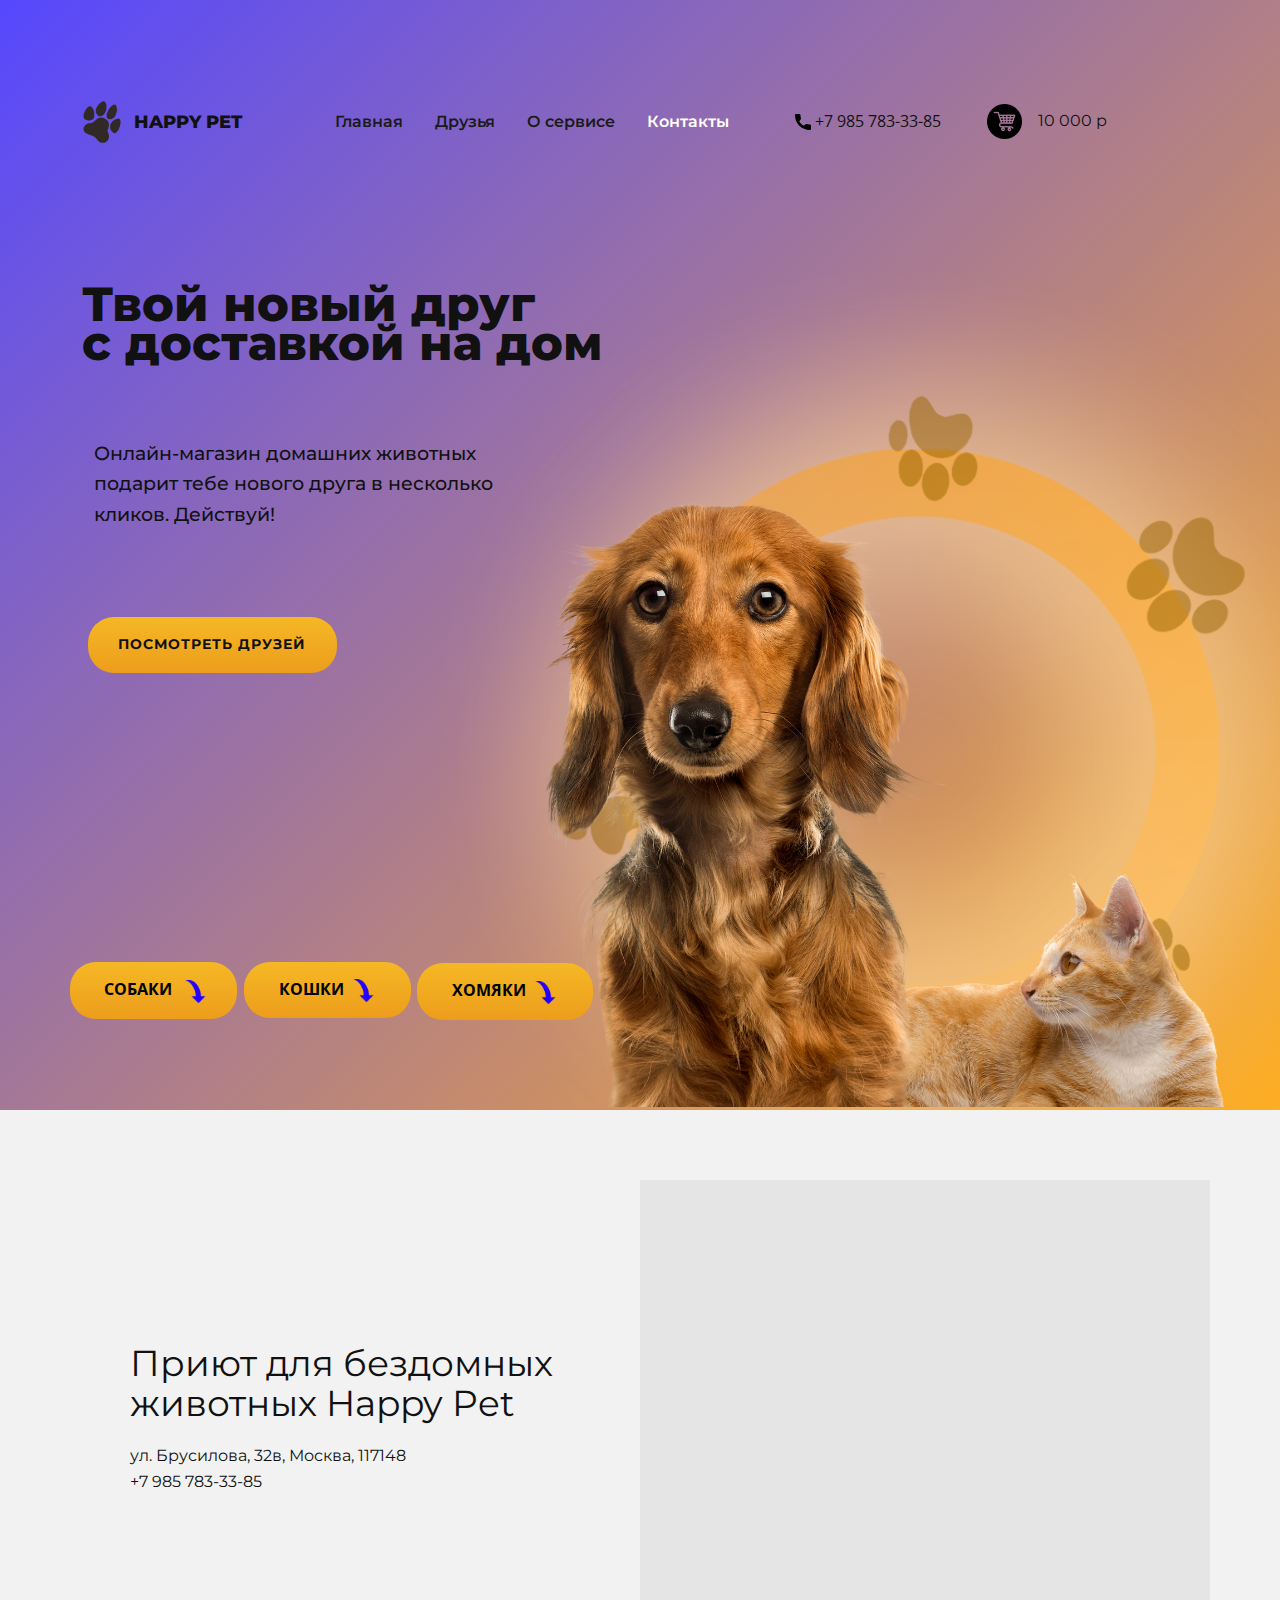
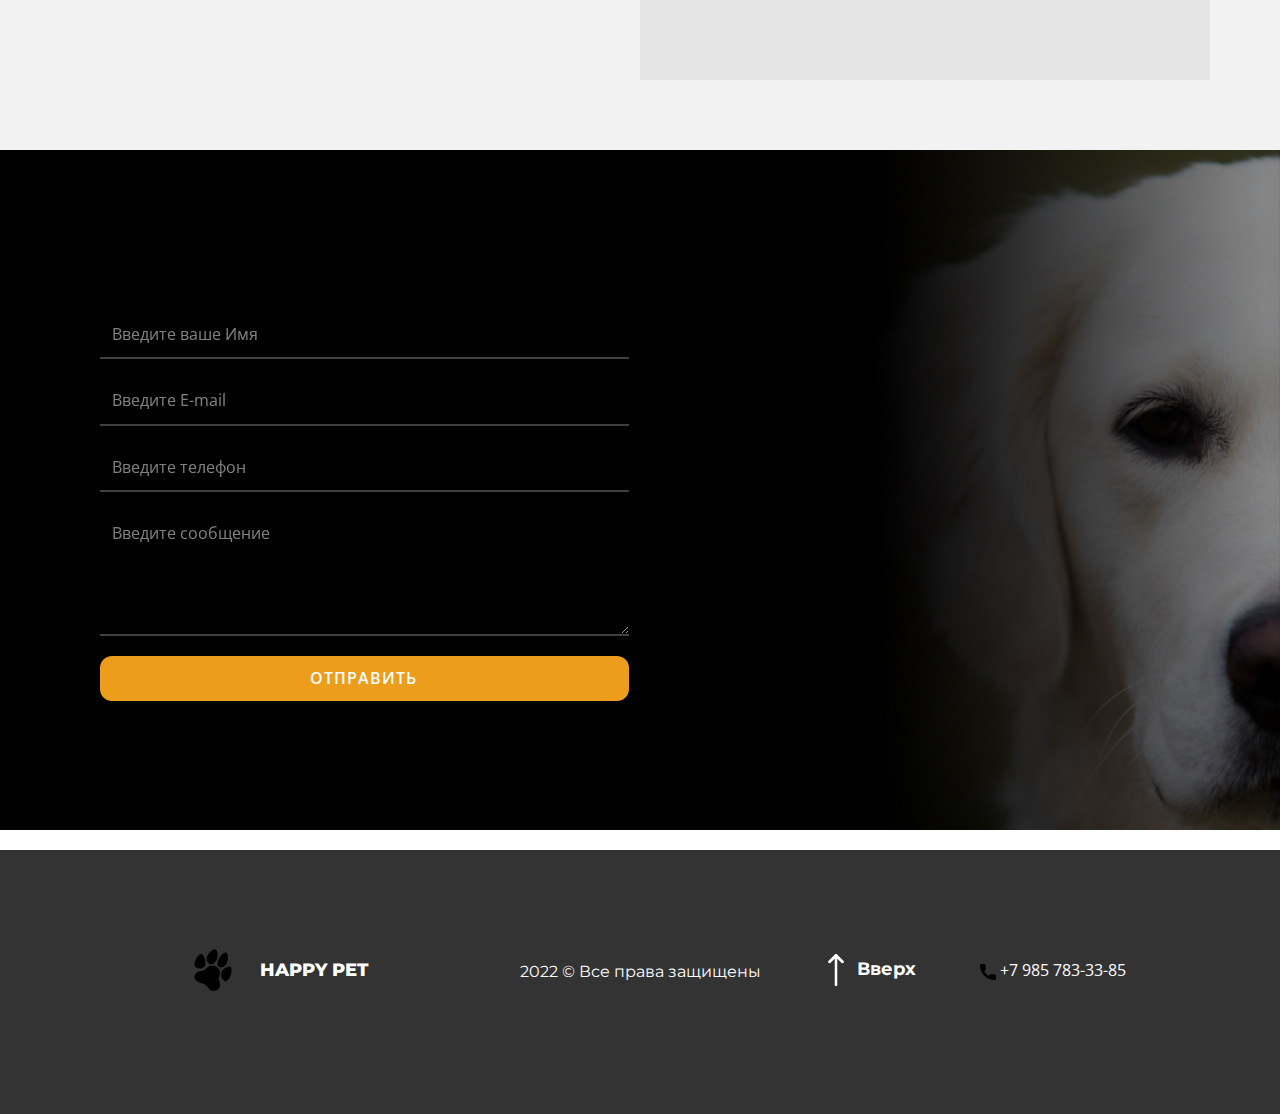
<file: HappyPet/Контакты.html>
<!DOCTYPE html>
<html style="font-size: 16px;">
  <head>
    <meta name="viewport" content="width=device-width, initial-scale=1.0">
    <meta charset="utf-8">
    <meta name="keywords" content="​Приют для бездомных животных Happy Pet">
    <meta name="description" content="">
    <meta name="page_type" content="np-template-header-footer-from-plugin">
    <title>Контакты</title>
    <link rel="stylesheet" href="nicepage.css" media="screen">
<link rel="stylesheet" href="Контакты.css" media="screen">
    <script class="u-script" type="text/javascript" src="jquery.js" defer=""></script>
    <script class="u-script" type="text/javascript" src="nicepage.js" defer=""></script>
    <meta name="generator" content="Nicepage 4.3.0, nicepage.com">
    <link id="u-theme-google-font" rel="stylesheet" href="https://fonts.googleapis.com/css?family=Roboto:100,100i,300,300i,400,400i,500,500i,700,700i,900,900i|Open+Sans:300,300i,400,400i,600,600i,700,700i,800,800i">
    <link id="u-page-google-font" rel="stylesheet" href="https://fonts.googleapis.com/css?family=Montserrat:100,100i,200,200i,300,300i,400,400i,500,500i,600,600i,700,700i,800,800i,900,900i|Montserrat:100,100i,200,200i,300,300i,400,400i,500,500i,600,600i,700,700i,800,800i,900,900i">
    
    
    
    <script type="application/ld+json">{
		"@context": "http://schema.org",
		"@type": "Organization",
		"name": "HappyPet",
		"logo": "images/logo.png"
}</script>
    <meta name="theme-color" content="#478ac9">
    <meta property="og:title" content="Контакты">
    <meta property="og:type" content="website">
  </head>
  <body class="u-body"><header class="u-clearfix u-gradient u-header u-header" id="sec-c028"><div class="u-clearfix u-sheet u-sheet-1">
        <a href="Главная.html" data-page-id="415407735" class="u-image u-logo u-image-1" data-image-width="400" data-image-height="400" title="Главная">
          <img src="images/logo.png" class="u-logo-image u-logo-image-1">
        </a>
        <p class="u-align-left u-custom-font u-text u-text-default-lg u-text-default-md u-text-default-sm u-text-default-xl u-text-1"><span class="u-icon"></span>&nbsp; <span class="u-file-icon u-icon u-icon-2"><img src="images/6492996.png" alt=""></span>&nbsp;​10 000 р
        </p>
        <nav class="u-menu u-menu-dropdown u-offcanvas u-menu-1">
          <div class="menu-collapse u-custom-font" style="font-size: 1rem; letter-spacing: 0px; font-family: Montserrat; font-weight: 600;">
            <a class="u-button-style u-custom-left-right-menu-spacing u-custom-padding-bottom u-custom-text-active-color u-custom-text-color u-custom-text-hover-color u-custom-top-bottom-menu-spacing u-nav-link u-text-active-palette-1-base u-text-hover-palette-2-base" href="#">
              <svg class="u-svg-link" viewBox="0 0 24 24"><use xmlns:xlink="http://www.w3.org/1999/xlink" xlink:href="#menu-hamburger"></use></svg>
              <svg class="u-svg-content" version="1.1" id="menu-hamburger" viewBox="0 0 16 16" x="0px" y="0px" xmlns:xlink="http://www.w3.org/1999/xlink" xmlns="http://www.w3.org/2000/svg"><g><rect y="1" width="16" height="2"></rect><rect y="7" width="16" height="2"></rect><rect y="13" width="16" height="2"></rect>
</g></svg>
            </a>
          </div>
          <div class="u-custom-menu u-nav-container">
            <ul class="u-custom-font u-nav u-unstyled u-nav-1"><li class="u-nav-item"><a class="u-button-style u-nav-link u-text-active-white u-text-grey-90 u-text-hover-custom-color-4" href="Главная.html" style="padding: 10px 16px;">Главная</a>
</li><li class="u-nav-item"><a class="u-button-style u-nav-link u-text-active-white u-text-grey-90 u-text-hover-custom-color-4" href="Главная.html#sec-ed92" data-page-id="415407735" style="padding: 10px 16px;">Друзья</a>
</li><li class="u-nav-item"><a class="u-button-style u-nav-link u-text-active-white u-text-grey-90 u-text-hover-custom-color-4" href="О-сервисе.html" style="padding: 10px 16px;">О сервисе</a>
</li><li class="u-nav-item"><a class="u-button-style u-nav-link u-text-active-white u-text-grey-90 u-text-hover-custom-color-4" href="Контакты.html" style="padding: 10px 16px;">Контакты</a>
</li></ul>
          </div>
          <div class="u-custom-menu u-nav-container-collapse">
            <div class="u-black u-container-style u-inner-container-layout u-opacity u-opacity-95 u-sidenav">
              <div class="u-inner-container-layout u-sidenav-overflow">
                <div class="u-menu-close"></div>
                <ul class="u-align-center u-nav u-popupmenu-items u-unstyled u-nav-2"><li class="u-nav-item"><a class="u-button-style u-nav-link" href="Главная.html" style="padding: 10px 16px;">Главная</a>
</li><li class="u-nav-item"><a class="u-button-style u-nav-link" href="Главная.html#sec-ed92" data-page-id="415407735" style="padding: 10px 16px;">Друзья</a>
</li><li class="u-nav-item"><a class="u-button-style u-nav-link" href="О-сервисе.html" style="padding: 10px 16px;">О сервисе</a>
</li><li class="u-nav-item"><a class="u-button-style u-nav-link" href="Контакты.html" style="padding: 10px 16px;">Контакты</a>
</li></ul>
              </div>
            </div>
            <div class="u-black u-menu-overlay u-opacity u-opacity-70"></div>
          </div>
        </nav>
        <p class="u-align-left u-custom-font u-text u-text-default-lg u-text-default-md u-text-default-sm u-text-default-xl u-text-2">HAPPY PET</p>
        <a href="tel:+7 985 783-33-85" class="u-active-none u-bottom-left-radius-0 u-bottom-right-radius-0 u-btn u-btn-rectangle u-button-style u-hover-none u-none u-radius-0 u-text-body-color u-top-left-radius-0 u-top-right-radius-0 u-btn-1"><span class="u-icon u-icon-3"><svg class="u-svg-content" viewBox="0 0 405.333 405.333" x="0px" y="0px" style="width: 1em; height: 1em;"><path d="M373.333,266.88c-25.003,0-49.493-3.904-72.704-11.563c-11.328-3.904-24.192-0.896-31.637,6.699l-46.016,34.752    c-52.8-28.181-86.592-61.952-114.389-114.368l33.813-44.928c8.512-8.512,11.563-20.971,7.915-32.64    C142.592,81.472,138.667,56.96,138.667,32c0-17.643-14.357-32-32-32H32C14.357,0,0,14.357,0,32    c0,205.845,167.488,373.333,373.333,373.333c17.643,0,32-14.357,32-32V298.88C405.333,281.237,390.976,266.88,373.333,266.88z"></path></svg><img></span>&nbsp;+7 985 783-33-85
        </a>
        <p class="u-custom-font u-text u-text-default u-text-3"> Твой новый друг&nbsp;<br>с доставкой на дом 
        </p>
        <p class="u-custom-font u-text u-text-default u-text-4"> Онлайн-магазин домашних животных&nbsp;<br>подарит тебе нового друга в несколько&nbsp;<br>кликов. Действуй!
        </p>
        <img class="u-image u-image-default u-preserve-proportions u-image-2" src="images/ellepseEmis4.png" alt="" data-image-width="1000" data-image-height="1000">
        <img class="u-image u-image-default u-image-3" src="images/cat-clip-art-47.png" alt="" data-image-width="1406" data-image-height="827">
        <img class="u-image u-image-default u-image-4" src="images/dog-041.png" alt="" data-image-width="1015" data-image-height="1600">
        <a href="Главная.html#sec-ed92" data-page-id="415407735" class="u-border-none u-btn u-btn-round u-button-style u-custom-font u-gradient u-hover-palette-1-dark-1 u-none u-radius-26 u-text-hover-white u-btn-2">Посмотреть друзей</a>
        <a href="Главная.html#sec-0b65" data-page-id="415407735" class="u-active-custom-color-1 u-border-none u-btn u-btn-round u-button-style u-gradient u-hover-custom-color-2 u-none u-radius-26 u-text-black u-text-hover-white u-btn-3">Кошки&nbsp;&nbsp;<span class="u-file-icon u-icon u-text-custom-color-4 u-icon-4"><img src="images/7.png" alt=""></span>
        </a>
        <a href="Главная.html#sec-ed92" data-page-id="415407735" class="u-active-custom-color-1 u-border-none u-btn u-btn-round u-button-style u-gradient u-hover-custom-color-2 u-none u-radius-26 u-text-black u-text-hover-white u-btn-4"><span class="u-icon u-icon-5"></span>&nbsp;Собаки&nbsp;&nbsp;​&nbsp;<span class="u-file-icon u-icon u-text-custom-color-4 u-icon-6"><img src="images/7.png" alt=""></span>
        </a>
        <a href="Главная.html#sec-b5a6" data-page-id="415407735" class="u-active-custom-color-1 u-border-none u-btn u-btn-round u-button-style u-gradient u-hover-custom-color-2 u-none u-radius-26 u-text-black u-text-hover-white u-btn-5">Хомяки&nbsp;&nbsp;<span class="u-file-icon u-icon u-text-custom-color-4 u-icon-7"><img src="images/7.png" alt=""></span>
        </a>
      </div></header> 
    <section class="u-clearfix u-grey-5 u-section-1" id="sec-14aa">
      <div class="u-clearfix u-sheet u-sheet-1">
        <div class="u-clearfix u-expanded-width u-layout-wrap u-layout-wrap-1">
          <div class="u-layout">
            <div class="u-layout-row">
              <div class="u-align-left u-container-style u-layout-cell u-left-cell u-size-30 u-layout-cell-1">
                <div class="u-container-layout u-container-layout-1">
                  <h2 class="u-custom-font u-font-montserrat u-text u-text-1"> Приют для бездомных животных Happy Pet</h2>
                  <p class="u-custom-font u-font-montserrat u-text u-text-2"> ул. Брусилова, 32в, Москва, 117148</p>
                  <p class="u-custom-font u-font-montserrat u-text u-text-3"> +7 985 783-33-85</p>
                </div>
              </div>
              <div class="u-container-style u-layout-cell u-right-cell u-size-30 u-layout-cell-2">
                <div class="u-container-layout u-container-layout-2">
                  <div class="u-expanded u-grey-10 u-map">
                    <div class="embed-responsive">
                      <iframe class="embed-responsive-item" src="https://www.google.com/maps/embed?pb=!1m18!1m12!1m3!1d72339.55105758547!2d37.50592260881823!3d55.48687803052338!2m3!1f0!2f0!3f0!3m2!1i1024!2i768!4f13.1!3m3!1m2!1s0x414aaecfd4d9925b%3A0xa1785b94ad224c07!2z0J_RgNC40Y7RgiDQtNC70Y8g0LHQtdC30LTQvtC80L3Ri9GFINC20LjQstC-0YLQvdGL0YUg0KnQtdGA0LHQuNC90LrQsCDQrtCX0JDQng!5e0!3m2!1sru!2sru!4v1642957240476!5m2!1sru!2sru" data-map="[base64]"></iframe>
                    </div>
                  </div>
                </div>
              </div>
            </div>
          </div>
        </div>
      </div>
    </section>
    <section class="u-clearfix u-image u-section-2" id="sec-fb06" data-image-width="1920" data-image-height="1080">
      <div class="u-clearfix u-sheet u-sheet-1">
        <div class="u-clearfix u-expanded-width u-layout-wrap u-layout-wrap-1">
          <div class="u-layout">
            <div class="u-layout-row">
              <div class="u-container-style u-layout-cell u-right-cell u-shape-rectangle u-size-31 u-layout-cell-1">
                <div class="u-container-layout u-valign-middle u-container-layout-1">
                  <div class="u-expanded-width u-form u-form-1">
                    <form action="#" method="POST" class="u-clearfix u-form-spacing-19 u-form-vertical u-inner-form" style="padding: 0;" source="custom" name="form">
                      <div class="u-form-group u-form-name u-form-group-1">
                        <label for="name-daf4" class="u-form-control-hidden u-label">Name</label>
                        <input type="text" placeholder="Введите ваше Имя" id="name-daf4" name="name" class="u-border-2 u-border-grey-75 u-border-no-left u-border-no-right u-border-no-top u-input u-input-rectangle u-text-body-alt-color" required="">
                      </div>
                      <div class="u-form-email u-form-group u-form-group-2">
                        <label for="email-daf4" class="u-form-control-hidden u-label">Email</label>
                        <input type="email" placeholder="Введите E-mail" id="email-daf4" name="email" class="u-border-2 u-border-grey-75 u-border-no-left u-border-no-right u-border-no-top u-input u-input-rectangle u-text-body-alt-color" required="">
                      </div>
                      <div class="u-form-group u-form-phone u-form-group-3">
                        <label for="phone-42da" class="u-form-control-hidden u-label"></label>
                        <input type="tel" pattern="\+?\d{0,3}[\s\(\-]?([0-9]{2,3})[\s\)\-]?([\s\-]?)([0-9]{3})[\s\-]?([0-9]{2})[\s\-]?([0-9]{2})" placeholder="Введите телефон" id="phone-42da" name="phone" class="u-border-2 u-border-grey-75 u-border-no-left u-border-no-right u-border-no-top u-input u-input-rectangle u-text-body-alt-color" required="">
                      </div>
                      <div class="u-form-group u-form-message u-form-group-4">
                        <label for="message-daf4" class="u-form-control-hidden u-label">Message</label>
                        <textarea placeholder="Введите сообщение" rows="4" cols="50" id="message-daf4" name="message" class="u-border-2 u-border-grey-75 u-border-no-left u-border-no-right u-border-no-top u-input u-input-rectangle u-text-body-alt-color" required=""></textarea>
                      </div>
                      <div class="u-align-right u-form-group u-form-submit u-form-group-5">
                        <a href="#" class="u-active-grey-70 u-border-none u-btn u-btn-round u-btn-submit u-button-style u-custom-color-6 u-hover-custom-color-1 u-radius-12 u-btn-1">Отправить<br>
                        </a>
                        <input type="submit" value="submit" class="u-form-control-hidden">
                      </div>
                      <div class="u-form-send-message u-form-send-success">Спасибо! Ваше сообщение было отправлено.</div>
                      <div class="u-form-send-error u-form-send-message">Неудалось отправить ваше сообщение. Повторите попытку позже.</div>
                      <input type="hidden" value="" name="recaptchaResponse">
                    </form>
                  </div>
                </div>
              </div>
              <div class="u-align-left u-container-style u-layout-cell u-left-cell u-size-29 u-layout-cell-2">
                <div class="u-container-layout u-container-layout-2"></div>
              </div>
            </div>
          </div>
        </div>
      </div>
    </section>
    
    
    <footer class="u-align-center u-clearfix u-footer u-grey-80 u-footer" id="sec-7a3c"><div class="u-align-left u-clearfix u-sheet u-sheet-1">
        <a href="Главная.html" data-page-id="415407735" class="u-image u-logo u-image-1" data-image-width="400" data-image-height="400" title="Главная">
          <img src="images/logo.png" class="u-logo-image u-logo-image-1">
        </a>
        <a href="Главная.html#sec-f794" data-page-id="415407735" class="u-border-none u-btn u-button-style u-custom-font u-font-montserrat u-none u-btn-1"><span class="u-file-icon u-icon u-text-white u-icon-1"><img src="images/8.png" alt=""></span>&nbsp;Вверх
        </a>
        <p class="u-align-left u-custom-font u-text u-text-default-lg u-text-default-md u-text-default-sm u-text-default-xl u-text-1">HAPPY PET</p>
        <a href="tel:+7 985 783-33-85" class="u-active-none u-bottom-left-radius-0 u-bottom-right-radius-0 u-btn u-btn-rectangle u-button-style u-hover-none u-none u-radius-0 u-text-body-alt-color u-top-left-radius-0 u-top-right-radius-0 u-btn-2"><span class="u-icon u-text-white u-icon-2"><svg class="u-svg-content" viewBox="0 0 405.333 405.333" x="0px" y="0px" style="width: 1em; height: 1em;"><path d="M373.333,266.88c-25.003,0-49.493-3.904-72.704-11.563c-11.328-3.904-24.192-0.896-31.637,6.699l-46.016,34.752    c-52.8-28.181-86.592-61.952-114.389-114.368l33.813-44.928c8.512-8.512,11.563-20.971,7.915-32.64    C142.592,81.472,138.667,56.96,138.667,32c0-17.643-14.357-32-32-32H32C14.357,0,0,14.357,0,32    c0,205.845,167.488,373.333,373.333,373.333c17.643,0,32-14.357,32-32V298.88C405.333,281.237,390.976,266.88,373.333,266.88z"></path></svg><img></span>&nbsp;+7 985 783-33-85
        </a>
        <p class="u-align-left u-custom-font u-font-montserrat u-text u-text-default u-text-2"> 2022 © Все права защищены</p>
      </div></footer>
    <section class="u-backlink u-clearfix u-grey-80">
    </section>
  </body>
</html>
</file>
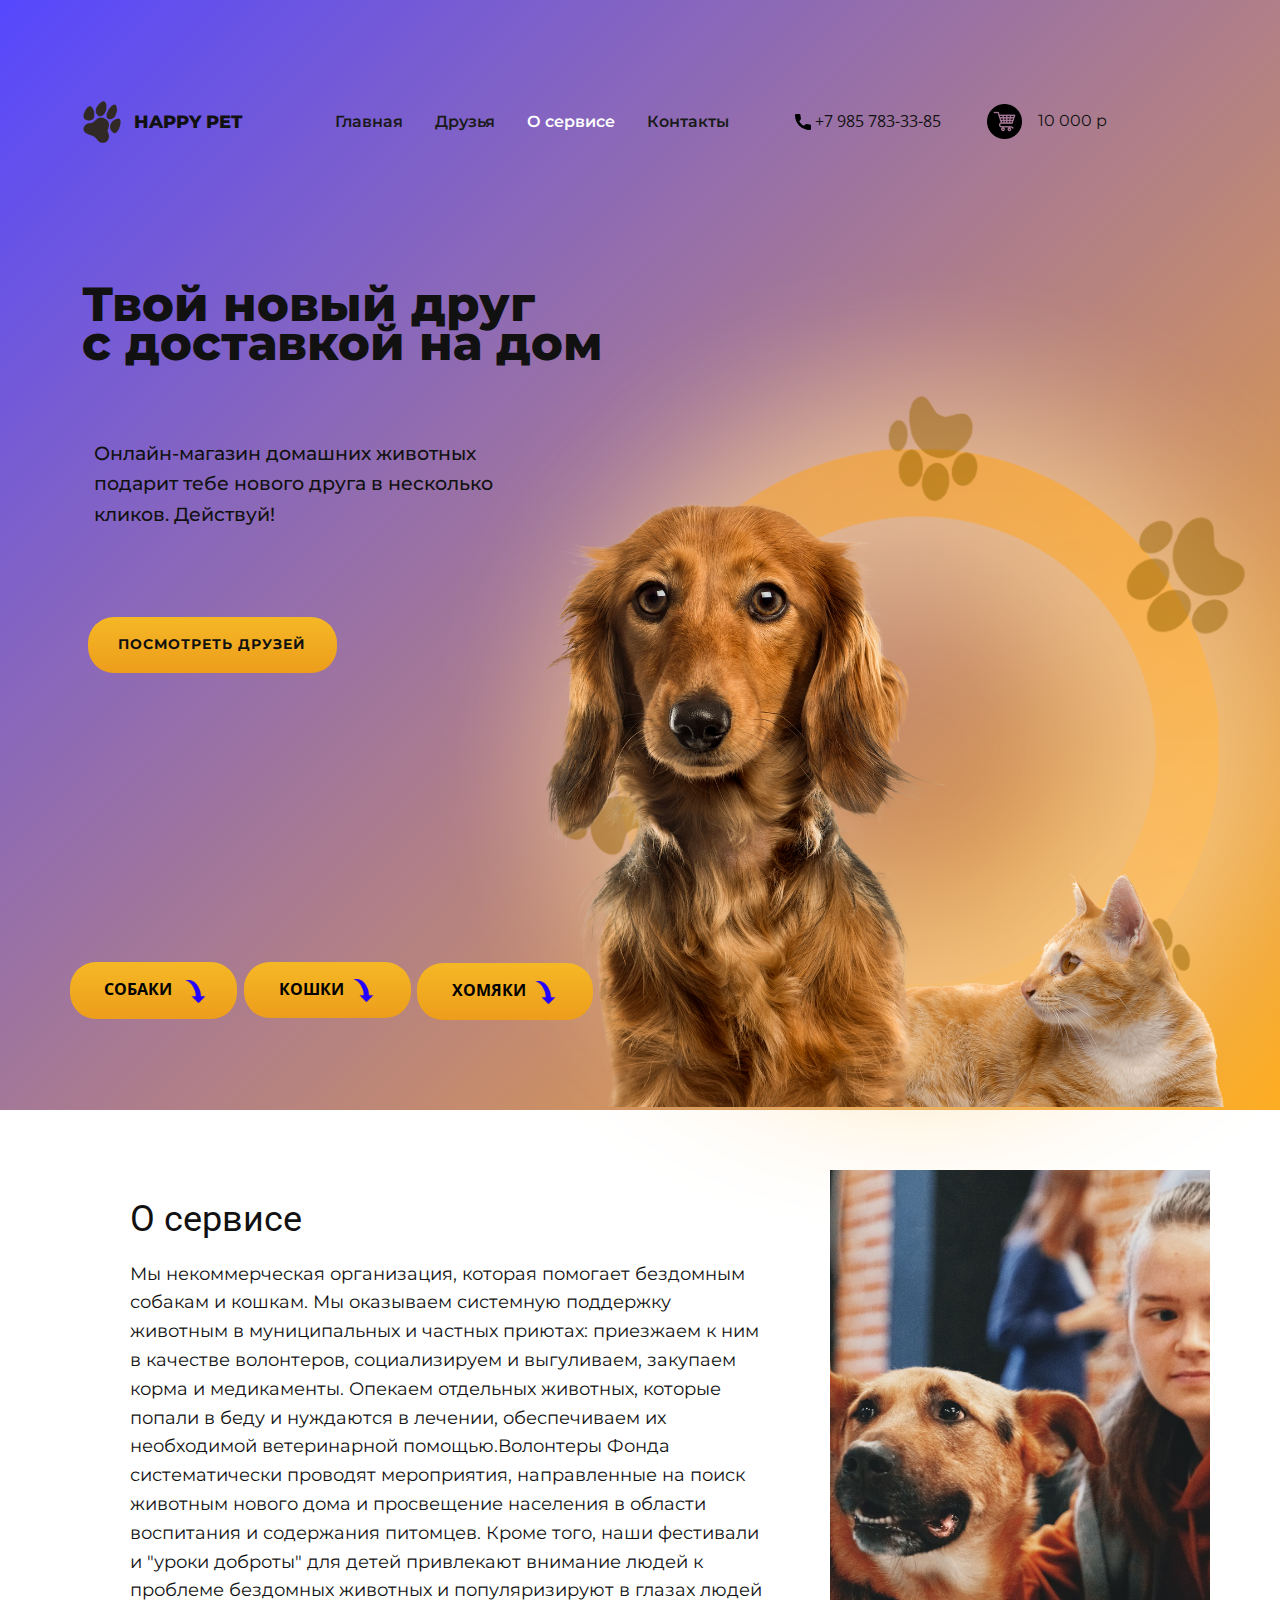
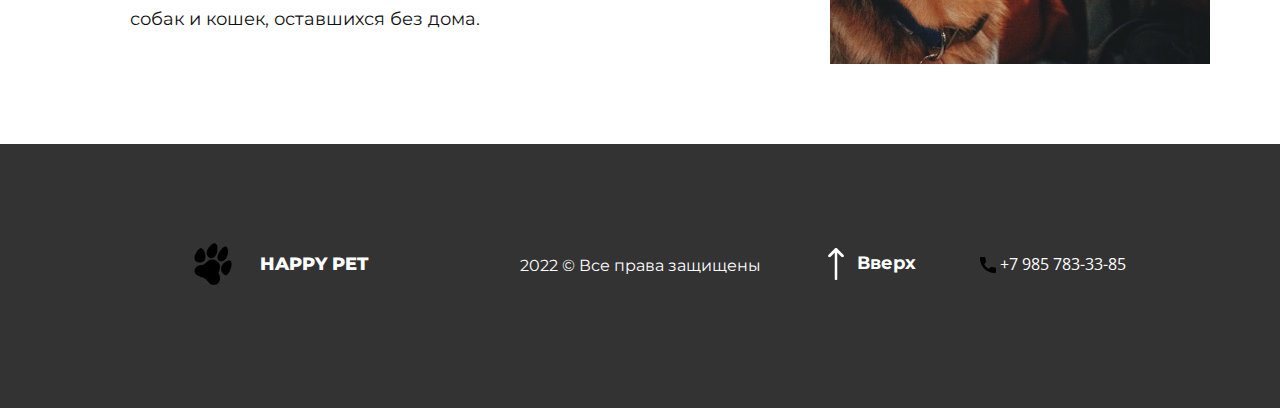
<file: HappyPet/О-сервисе.html>
<!DOCTYPE html>
<html style="font-size: 16px;">
  <head>
    <meta name="viewport" content="width=device-width, initial-scale=1.0">
    <meta charset="utf-8">
    <meta name="keywords" content="О сервисе">
    <meta name="description" content="">
    <meta name="page_type" content="np-template-header-footer-from-plugin">
    <title>О сервисе</title>
    <link rel="stylesheet" href="nicepage.css" media="screen">
<link rel="stylesheet" href="О-сервисе.css" media="screen">
    <script class="u-script" type="text/javascript" src="jquery.js" defer=""></script>
    <script class="u-script" type="text/javascript" src="nicepage.js" defer=""></script>
    <meta name="generator" content="Nicepage 4.3.0, nicepage.com">
    <link id="u-theme-google-font" rel="stylesheet" href="https://fonts.googleapis.com/css?family=Roboto:100,100i,300,300i,400,400i,500,500i,700,700i,900,900i|Open+Sans:300,300i,400,400i,600,600i,700,700i,800,800i">
    <link id="u-page-google-font" rel="stylesheet" href="https://fonts.googleapis.com/css?family=Montserrat:100,100i,200,200i,300,300i,400,400i,500,500i,600,600i,700,700i,800,800i,900,900i|Montserrat:100,100i,200,200i,300,300i,400,400i,500,500i,600,600i,700,700i,800,800i,900,900i">
    
    
    <script type="application/ld+json">{
		"@context": "http://schema.org",
		"@type": "Organization",
		"name": "HappyPet",
		"logo": "images/logo.png"
}</script>
    <meta name="theme-color" content="#478ac9">
    <meta property="og:title" content="О сервисе">
    <meta property="og:type" content="website">
  </head>
  <body class="u-body"><header class="u-clearfix u-gradient u-header u-header" id="sec-c028"><div class="u-clearfix u-sheet u-sheet-1">
        <a href="Главная.html" data-page-id="415407735" class="u-image u-logo u-image-1" data-image-width="400" data-image-height="400" title="Главная">
          <img src="images/logo.png" class="u-logo-image u-logo-image-1">
        </a>
        <p class="u-align-left u-custom-font u-text u-text-default-lg u-text-default-md u-text-default-sm u-text-default-xl u-text-1"><span class="u-icon"></span>&nbsp; <span class="u-file-icon u-icon u-icon-2"><img src="images/6492996.png" alt=""></span>&nbsp;​10 000 р
        </p>
        <nav class="u-menu u-menu-dropdown u-offcanvas u-menu-1">
          <div class="menu-collapse u-custom-font" style="font-size: 1rem; letter-spacing: 0px; font-family: Montserrat; font-weight: 600;">
            <a class="u-button-style u-custom-left-right-menu-spacing u-custom-padding-bottom u-custom-text-active-color u-custom-text-color u-custom-text-hover-color u-custom-top-bottom-menu-spacing u-nav-link u-text-active-palette-1-base u-text-hover-palette-2-base" href="#">
              <svg class="u-svg-link" viewBox="0 0 24 24"><use xmlns:xlink="http://www.w3.org/1999/xlink" xlink:href="#menu-hamburger"></use></svg>
              <svg class="u-svg-content" version="1.1" id="menu-hamburger" viewBox="0 0 16 16" x="0px" y="0px" xmlns:xlink="http://www.w3.org/1999/xlink" xmlns="http://www.w3.org/2000/svg"><g><rect y="1" width="16" height="2"></rect><rect y="7" width="16" height="2"></rect><rect y="13" width="16" height="2"></rect>
</g></svg>
            </a>
          </div>
          <div class="u-custom-menu u-nav-container">
            <ul class="u-custom-font u-nav u-unstyled u-nav-1"><li class="u-nav-item"><a class="u-button-style u-nav-link u-text-active-white u-text-grey-90 u-text-hover-custom-color-4" href="Главная.html" style="padding: 10px 16px;">Главная</a>
</li><li class="u-nav-item"><a class="u-button-style u-nav-link u-text-active-white u-text-grey-90 u-text-hover-custom-color-4" href="Главная.html#sec-ed92" data-page-id="415407735" style="padding: 10px 16px;">Друзья</a>
</li><li class="u-nav-item"><a class="u-button-style u-nav-link u-text-active-white u-text-grey-90 u-text-hover-custom-color-4" href="О-сервисе.html" style="padding: 10px 16px;">О сервисе</a>
</li><li class="u-nav-item"><a class="u-button-style u-nav-link u-text-active-white u-text-grey-90 u-text-hover-custom-color-4" href="Контакты.html" style="padding: 10px 16px;">Контакты</a>
</li></ul>
          </div>
          <div class="u-custom-menu u-nav-container-collapse">
            <div class="u-black u-container-style u-inner-container-layout u-opacity u-opacity-95 u-sidenav">
              <div class="u-inner-container-layout u-sidenav-overflow">
                <div class="u-menu-close"></div>
                <ul class="u-align-center u-nav u-popupmenu-items u-unstyled u-nav-2"><li class="u-nav-item"><a class="u-button-style u-nav-link" href="Главная.html" style="padding: 10px 16px;">Главная</a>
</li><li class="u-nav-item"><a class="u-button-style u-nav-link" href="Главная.html#sec-ed92" data-page-id="415407735" style="padding: 10px 16px;">Друзья</a>
</li><li class="u-nav-item"><a class="u-button-style u-nav-link" href="О-сервисе.html" style="padding: 10px 16px;">О сервисе</a>
</li><li class="u-nav-item"><a class="u-button-style u-nav-link" href="Контакты.html" style="padding: 10px 16px;">Контакты</a>
</li></ul>
              </div>
            </div>
            <div class="u-black u-menu-overlay u-opacity u-opacity-70"></div>
          </div>
        </nav>
        <p class="u-align-left u-custom-font u-text u-text-default-lg u-text-default-md u-text-default-sm u-text-default-xl u-text-2">HAPPY PET</p>
        <a href="tel:+7 985 783-33-85" class="u-active-none u-bottom-left-radius-0 u-bottom-right-radius-0 u-btn u-btn-rectangle u-button-style u-hover-none u-none u-radius-0 u-text-body-color u-top-left-radius-0 u-top-right-radius-0 u-btn-1"><span class="u-icon u-icon-3"><svg class="u-svg-content" viewBox="0 0 405.333 405.333" x="0px" y="0px" style="width: 1em; height: 1em;"><path d="M373.333,266.88c-25.003,0-49.493-3.904-72.704-11.563c-11.328-3.904-24.192-0.896-31.637,6.699l-46.016,34.752    c-52.8-28.181-86.592-61.952-114.389-114.368l33.813-44.928c8.512-8.512,11.563-20.971,7.915-32.64    C142.592,81.472,138.667,56.96,138.667,32c0-17.643-14.357-32-32-32H32C14.357,0,0,14.357,0,32    c0,205.845,167.488,373.333,373.333,373.333c17.643,0,32-14.357,32-32V298.88C405.333,281.237,390.976,266.88,373.333,266.88z"></path></svg><img></span>&nbsp;+7 985 783-33-85
        </a>
        <p class="u-custom-font u-text u-text-default u-text-3"> Твой новый друг&nbsp;<br>с доставкой на дом 
        </p>
        <p class="u-custom-font u-text u-text-default u-text-4"> Онлайн-магазин домашних животных&nbsp;<br>подарит тебе нового друга в несколько&nbsp;<br>кликов. Действуй!
        </p>
        <img class="u-image u-image-default u-preserve-proportions u-image-2" src="images/ellepseEmis4.png" alt="" data-image-width="1000" data-image-height="1000">
        <img class="u-image u-image-default u-image-3" src="images/cat-clip-art-47.png" alt="" data-image-width="1406" data-image-height="827">
        <img class="u-image u-image-default u-image-4" src="images/dog-041.png" alt="" data-image-width="1015" data-image-height="1600">
        <a href="Главная.html#sec-ed92" data-page-id="415407735" class="u-border-none u-btn u-btn-round u-button-style u-custom-font u-gradient u-hover-palette-1-dark-1 u-none u-radius-26 u-text-hover-white u-btn-2">Посмотреть друзей</a>
        <a href="Главная.html#sec-0b65" data-page-id="415407735" class="u-active-custom-color-1 u-border-none u-btn u-btn-round u-button-style u-gradient u-hover-custom-color-2 u-none u-radius-26 u-text-black u-text-hover-white u-btn-3">Кошки&nbsp;&nbsp;<span class="u-file-icon u-icon u-text-custom-color-4 u-icon-4"><img src="images/7.png" alt=""></span>
        </a>
        <a href="Главная.html#sec-ed92" data-page-id="415407735" class="u-active-custom-color-1 u-border-none u-btn u-btn-round u-button-style u-gradient u-hover-custom-color-2 u-none u-radius-26 u-text-black u-text-hover-white u-btn-4"><span class="u-icon u-icon-5"></span>&nbsp;Собаки&nbsp;&nbsp;​&nbsp;<span class="u-file-icon u-icon u-text-custom-color-4 u-icon-6"><img src="images/7.png" alt=""></span>
        </a>
        <a href="Главная.html#sec-b5a6" data-page-id="415407735" class="u-active-custom-color-1 u-border-none u-btn u-btn-round u-button-style u-gradient u-hover-custom-color-2 u-none u-radius-26 u-text-black u-text-hover-white u-btn-5">Хомяки&nbsp;&nbsp;<span class="u-file-icon u-icon u-text-custom-color-4 u-icon-7"><img src="images/7.png" alt=""></span>
        </a>
      </div></header>
    <section class="u-clearfix u-section-1" id="sec-aaf0">
      <div class="u-clearfix u-sheet u-valign-middle u-sheet-1">
        <div class="u-clearfix u-expanded-width u-gutter-0 u-layout-spacing-vertical u-layout-wrap u-layout-wrap-1">
          <div class="u-layout">
            <div class="u-layout-row">
              <div class="u-align-left u-container-style u-layout-cell u-left-cell u-size-40 u-layout-cell-1">
                <div class="u-container-layout u-valign-middle u-container-layout-1">
                  <h2 class="u-text u-text-default u-text-1">О сервисе</h2>
                  <p class="u-custom-font u-font-montserrat u-text u-text-2">Мы​&nbsp;некоммерческая организация, которая помогает бездомным собакам и кошкам. Мы оказываем системную поддержку животным в муниципальных и частных приютах: приезжаем к ним в качестве волонтеров, социализируем и выгуливаем, закупаем корма и медикаменты. Опекаем отдельных животных, которые попали в беду и нуждаются в лечении, обеспечиваем их необходимой ветеринарной помощью.Волонтеры Фонда систематически проводят мероприятия, направленные на поиск животным нового дома и просвещение населения в области воспитания и содержания питомцев. Кроме того, наши фестивали и "уроки доброты" для детей привлекают внимание людей к проблеме бездомных животных и популяризируют в глазах людей собак и кошек, оставшихся без дома.</p>
                </div>
              </div>
              <div class="u-container-style u-image u-layout-cell u-right-cell u-size-20 u-image-1" src="" data-image-width="1000" data-image-height="666">
                <div class="u-container-layout u-container-layout-2"></div>
              </div>
            </div>
          </div>
        </div>
      </div>
    </section>
    
    
    <footer class="u-align-center u-clearfix u-footer u-grey-80 u-footer" id="sec-7a3c"><div class="u-align-left u-clearfix u-sheet u-sheet-1">
        <a href="Главная.html" data-page-id="415407735" class="u-image u-logo u-image-1" data-image-width="400" data-image-height="400" title="Главная">
          <img src="images/logo.png" class="u-logo-image u-logo-image-1">
        </a>
        <a href="Главная.html#sec-f794" data-page-id="415407735" class="u-border-none u-btn u-button-style u-custom-font u-font-montserrat u-none u-btn-1"><span class="u-file-icon u-icon u-text-white u-icon-1"><img src="images/8.png" alt=""></span>&nbsp;Вверх
        </a>
        <p class="u-align-left u-custom-font u-text u-text-default-lg u-text-default-md u-text-default-sm u-text-default-xl u-text-1">HAPPY PET</p>
        <a href="tel:+7 985 783-33-85" class="u-active-none u-bottom-left-radius-0 u-bottom-right-radius-0 u-btn u-btn-rectangle u-button-style u-hover-none u-none u-radius-0 u-text-body-alt-color u-top-left-radius-0 u-top-right-radius-0 u-btn-2"><span class="u-icon u-text-white u-icon-2"><svg class="u-svg-content" viewBox="0 0 405.333 405.333" x="0px" y="0px" style="width: 1em; height: 1em;"><path d="M373.333,266.88c-25.003,0-49.493-3.904-72.704-11.563c-11.328-3.904-24.192-0.896-31.637,6.699l-46.016,34.752    c-52.8-28.181-86.592-61.952-114.389-114.368l33.813-44.928c8.512-8.512,11.563-20.971,7.915-32.64    C142.592,81.472,138.667,56.96,138.667,32c0-17.643-14.357-32-32-32H32C14.357,0,0,14.357,0,32    c0,205.845,167.488,373.333,373.333,373.333c17.643,0,32-14.357,32-32V298.88C405.333,281.237,390.976,266.88,373.333,266.88z"></path></svg><img></span>&nbsp;+7 985 783-33-85
        </a>
        <p class="u-align-left u-custom-font u-font-montserrat u-text u-text-default u-text-2"> 2022 © Все права защищены</p>
      </div></footer>
    <section class="u-backlink u-clearfix u-grey-80">
    </section>
  </body>
</html>
</file>
